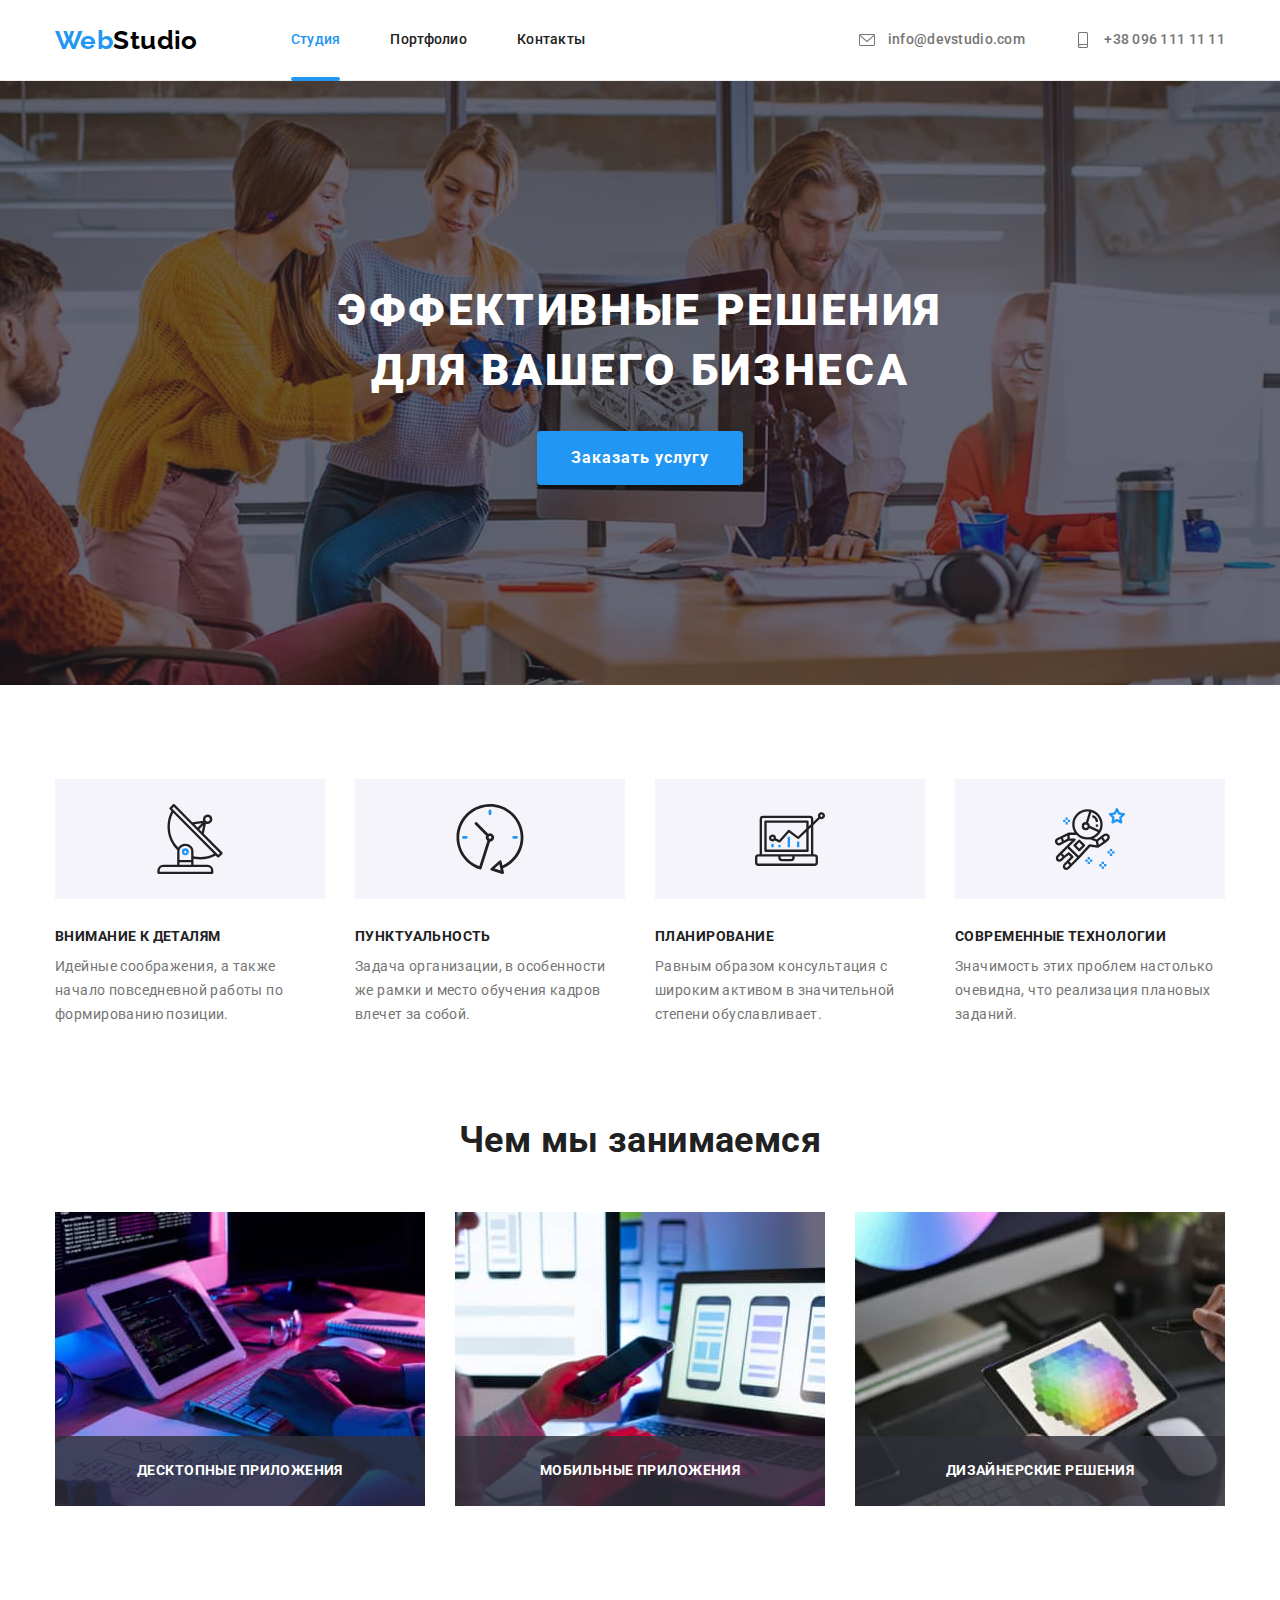
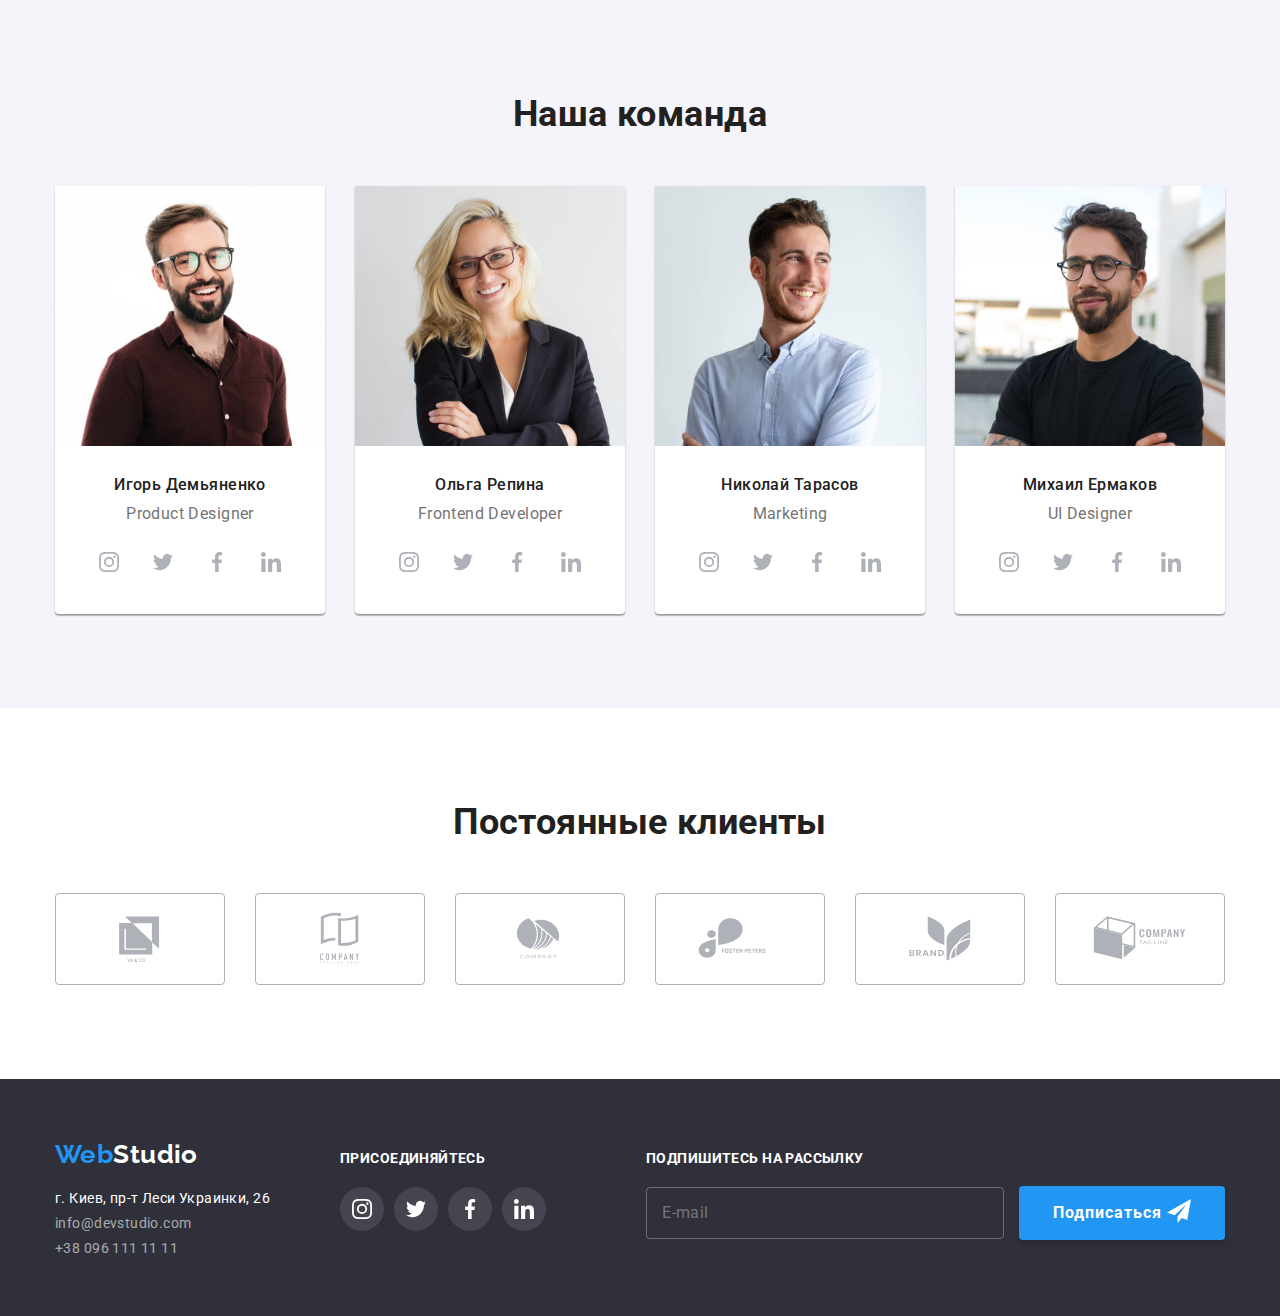
<file: index.html>
<!DOCTYPE html>
<html lang="ru">
<head>
    <meta charset="UTF-8">
    <meta http-equiv="X-UA-Compatible" content="IE=edge">
    <meta name="viewport" content="width=device-width, initial-scale=1.0">
    <title>Home work 7</title>
    <link rel="preconnect" href="https://fonts.googleapis.com">
    <link rel="preconnect" href="https://fonts.gstatic.com" crossorigin>
    <link href="https://fonts.googleapis.com/css2?family=Raleway:wght@700&family=Roboto:wght@400;500;700;900&display=swap"
        rel="stylesheet">
    <!-- <link rel="stylesheet" href="https://cdnjs.cloudflare.com/ajax/libs/modern-normalize/1.1.0/modern-normalize.min.css">    
    <link rel="stylesheet" href="./css/styles.css"> -->
    <link rel="stylesheet" href="https://cdnjs.cloudflare.com/ajax/libs/modern-normalize/1.1.0/modern-normalize.min.css">
    <link rel="stylesheet" href="./css/main.min.css">
</head>
<body>
    <!-- Шапка страницы -->
    <header>
        <div class="conteiner conteiner__flex">
            <nav class="conteiner__flex">
                <!--Лого-->
                <a href="/"><span class="logo logo--blue">Web</span><span class="logo logo--black">Studio</span></a>
            
                <!--Навигацыя на странице-->
                <ul class="site-nav">
                    <li class="site-nav__item"><a href="./index.html" class="site-nav__link site-nav__link--current">Студия</a></li>
                    <li class="site-nav__item"><a href="./portfolio.html" class="site-nav__link">Портфолио</a></li>
                    <li class="site-nav__item"><a href="" class="site-nav__link">Контакты</a></li>
                </ul>
            </nav>
            
            <!--Телефон, имейл-->
            <ul class="contacts contacts__head">
                <li class="contacts__item">
                    <a href="mailto:info@devstudio.com" class="contacts__link">
                        <svg class="contacts__icon" width="16px" height="16px">
                            <use href="./images/icons.svg#icon-envelope">
                            </use>
                        </svg>
                        info@devstudio.com</a>
                </li>
                <li class="contacts__item">
                    <a href="tel:+380961111111" class="contacts__link">
                        <svg class="contacts__icon" width="16px" height="16px">
                            <use href="./images/icons.svg#icon-smartphone"></use>
                        </svg>
                        +38 096 111 11 11</a>
                </li>
            </ul>
        </div>   
    </header>

    <main>
        <!-- HERO -->
        <section class="hero">
            <div class="conteiner">
                <h1 class="hero__title">Эффективные решения для вашего бизнеса</h1>
                <button type="button" class="button button__hero" data-modal-open>Заказать услугу</button>
            </div>
        </section>
        
        <!-- MODAL WINDOW -->
        <div class="backdrop is-hidden" data-modal>
            <div class="modal-window">

                <form>
                    <strong class="modal-form__title">Оставьте свои данные, мы вам перезвоним</strong>

                    <div class="modal-form__field">
                        <label class="modal-form__label">Имя
                            <input type="text" name="name" class="modal-form__input">
                            <svg class="input-icon">
                                <use href="./images/icons.svg#icon-person"></use>
                            </svg>
                        </label>
                    </div>

                    <div class="modal-form__field">
                        <label class="modal-form__label">Телефон
                            <input type="tel" name="tel" class="modal-form__input">
                            <svg class="input-icon">
                                <use href="./images/icons.svg#icon-phone"></use>
                            </svg>
                        </label>
                    </div>

                    <div class="modal-form__field">
                        <label class="modal-form__label">Почта
                            <input type="email" name="mail" class="modal-form__input">
                            <svg class="input-icon">
                                <use href="./images/icons.svg#icon-email"></use>
                            </svg>
                        </label>
                    </div>

                    <div class="modal-form__field">
                        <label class="modal-form__label">Комментарий
                        <textarea name="coment" class="modal-form__input modal-form__textarea" placeholder="Введите текст"></textarea>
                        </label>
                    </div>

                    <div class="modal-form__policy">
                        <label class="modal-form__check" for="checkbox">
                            <input type="checkbox" class="check__checkbox" id="checkbox">
                            <span class="check__article"></span>
                            Соглашаюсь с рассылкой и принимаю 
                            <a href="" class="check__link">Условия договора</a>
                        </label>
                    </div>
                    
                    <button type="submit" class="button">Отправить</button>
                </form>
                
                <button type="button" data-modal-close class="close-btn">
                    <svg class="icon-close-btn" width="18px" height="18px">
                        <use href="./images/icons.svg#icon-close"></use>
                    </svg>
                </button>
            </div>
        </div>

        <!-- Особенности -->
        <section class="section">
            <div class="conteiner">
                <h2 class="visually-hidden">Особенности</h2>
                <ul class="features features__list">
                     <li class="features__item">
                        <div class="features__icon">
                            <!-- icon-features -->
                            <svg class="features__icon--use">
                                <use href="./images/icons.svg#icon-antenna"></use>
                            </svg>
                        </div>
                        <h3 class="features__title">Внимание к деталям</h3>
                        <p class="features__article">Идейные соображения, а также начало повседневной работы по формированию позиции.</p>
                    </li>
                    <li class="features__item">
                        <div class="features__icon">
                            <svg class="features__icon--use">
                                <use href="./images/icons.svg#icon-clock"></use>
                            </svg>
                        </div>
                        <h3 class="features__title">Пунктуальность</h3>
                        <p class="features__article">Задача организации, в особенности же рамки и место обучения кадров влечет за собой.</p>
                    </li>
                    <li class="features__item">
                        <div class="features__icon">
                            <svg class="features__icon--use">
                                <use href="./images/icons.svg#icon-diagram"></use>
                            </svg>
                        </div>
                        <h3 class="features__title">Планирование</h3>
                        <p class="features__article">Равным образом консультация с широким активом в значительной степени обуславливает.</p>
                    </li>
                    <li class="features__item">
                        <div class="features__icon">
                            <svg class="features__icon--use">
                                <use href="./images/icons.svg#icon-astronaut"></use>
                            </svg>
                        </div>
                        <h3 class="features__title">Современные технологии</h3>
                        <p class="features__article">Значимость этих проблем настолько очевидна, что реализация плановых заданий.</p>
                    </li>
                </ul>
            </div>
        </section>
         
        <!--Чем мы занимаемся-->
        <section class="section employments">
            <div class="conteiner">
                <h2 class="employments__title">Чем мы занимаемся</h2>
                <ul class="employments__list">
                    <li class="employments__item">
                        <div class="employments__thumb">
                            <img src="./images/человек-пишет-код.jpg" alt="человек пишет код" width="370">
                            <p class="employments__article">Десктопные приложения</p>
                        </div>
                    </li>
                    <li class="employments__item">
                        <div class="employments__thumb">
                            <img src="./images/дизайн-сайта-в-телефоне.jpg" alt="дизайн сайта в телефоне" width="370">
                            <p class="employments__article">Мобильные приложения</p>
                        </div>
                    </li>
                    <li class="employments__item">
                        <div class="employments__thumb">
                            <img src="./images/подбор-оттенка-на-планшете.jpg" alt="подбор оттенка на планшете" width="370">
                            <p class="employments__article">Дизайнерские решения</p>
                        </div>
                    </li>
                </ul>
            </div>
        </section>

        <!--Наша команда-->
        <section class="section team">
            <div class="conteiner">
                <h2 class="team__title">Наша команда</h2>
                <ul class="team__list">
                    <!-- Игорь Демьяненко -->
                    <li class="team__item">
                        <img src="./images/игорь-демьяненко.jpg" class="team__img" alt="Игорь Демьяненко" width="270">
                        <h3 class="team__title--employee">Игорь Демьяненко</h3>
                        <p class="team__article">Product Designer</p>
                        <ul class="networks__list networks__list--team">
                            <li class="networks__item">
                                <a href="" class="networks__link networks__link--team">
                                    <svg class="networks__icon">
                                        <use href="./images/icons.svg#icon-instagram"></use>
                                    </svg>
                                </a>
                            </li>
                            <li class="networks__item">
                                <a href="" class="networks__link networks__link--team">
                                    <svg class="networks__icon">
                                        <use href="./images/icons.svg#icon-twitter"></use>
                                    </svg>
                                </a>
                            </li>
                            <li class="networks__item">
                                <a href="" class="networks__link networks__link--team">
                                    <svg class="networks__icon">
                                        <use href="./images/icons.svg#icon-facebook"></use>
                                    </svg>
                                </a>
                            </li>
                            <li class="networks__item">
                                <a href="" class="networks__link networks__link--team">
                                    <svg class="networks__icon">
                                        <use href="./images/icons.svg#icon-linkedin"></use>
                                    </svg>
                                </a>
                            </li>
                        </ul>
                    </li>
                
                    <!-- Ольга Репина -->
                    <li class="team__item">
                        <img src="./images/ольга-репина.jpg" class="team__img" alt="Ольга Репина" width="270">
                        <h3 class="team__title--employee">Ольга Репина</h3>
                        <p class="team__article">Frontend Developer</p>
                        <ul class="networks__list networks__list--team">
                        <li class="networks__item">
                            <a href="" class="networks__link networks__link--team">
                                <svg class="networks__icon">
                                    <use href="./images/icons.svg#icon-instagram"></use>
                                </svg>
                            </a>
                        </li>
                        <li class="networks__item">
                            <a href="" class="networks__link networks__link--team">
                                <svg class="networks__icon">
                                    <use href="./images/icons.svg#icon-twitter"></use>
                                </svg>
                            </a>
                        </li>
                        <li class="networks__item">
                            <a href="" class="networks__link networks__link--team">
                                <svg class="networks__icon">
                                    <use href="./images/icons.svg#icon-facebook"></use>
                                </svg>
                            </a>
                        </li>
                        <li class="networks__item">
                            <a href="" class="networks__link networks__link--team">
                                <svg class="networks__icon">
                                    <use href="./images/icons.svg#icon-linkedin"></use>
                                </svg>
                            </a>
                        </li>
                        </ul>
                    </li>
                
                    <!-- Николай Тарасов -->
                    <li class="team__item">
                        <img src="./images/николай-тарасов.jpg" class="team__img" alt="Николай Тарасов" width="270">
                        <h3 class="team__title--employee">Николай Тарасов</h3>
                        <p class="team__article">Marketing</p>
                        <ul class="networks__list networks__list--team">
                            <li class="networks__item">
                                <a href="" class="networks__link networks__link--team">
                                    <svg class="networks__icon">
                                        <use href="./images/icons.svg#icon-instagram"></use>
                                    </svg>
                                </a>
                            </li>
                            <li class="networks__item">
                                <a href="" class="networks__link networks__link--team">
                                    <svg class="networks__icon">
                                        <use href="./images/icons.svg#icon-twitter"></use>
                                    </svg>
                                </a>
                            </li>
                            <li class="networks__item">
                                <a href="" class="networks__link networks__link--team">
                                    <svg class="networks__icon">
                                        <use href="./images/icons.svg#icon-facebook"></use>
                                    </svg>
                                </a>
                            </li>
                            <li class="networks__item">
                                <a href="" class="networks__link networks__link--team">
                                    <svg class="networks__icon">
                                        <use href="./images/icons.svg#icon-linkedin"></use>
                                    </svg>
                                </a>
                            </li>
                        </ul>
                    </li>
                
                    <!-- Михаил Ермаков -->
                    <li class="team__item">
                        <img src="./images/михаил-ермаков.jpg" class="team__img" alt="Михаил Ермаков" width="270">
                        <h3 class="team__title--employee">Михаил Ермаков</h3>
                        <p class="team__article">UI Designer</p>
                        <ul class="networks__list networks__list--team">
                            <li class="networks__item">
                                <a href="" class="networks__link networks__link--team">
                                    <svg class="networks__icon">
                                        <use href="./images/icons.svg#icon-instagram"></use>
                                    </svg>
                                </a>
                            </li>
                            <li class="networks__item">
                                <a href="" class="networks__link networks__link--team">
                                    <svg class="networks__icon">
                                        <use href="./images/icons.svg#icon-twitter"></use>
                                    </svg>
                                </a>
                            </li>
                            <li class="networks__item">
                                <a href="" class="networks__link networks__link--team">
                                    <svg class="networks__icon">
                                        <use href="./images/icons.svg#icon-facebook"></use>
                                    </svg>
                                </a>
                            </li>
                            <li class="networks__item">
                                <a href="" class="networks__link networks__link--team">
                                    <svg class="networks__icon">
                                        <use href="./images/icons.svg#icon-linkedin"></use>
                                    </svg>
                                </a>
                            </li>
                        </ul>
                    </li>
                </ul>
            </div>
        </section>

        <!-- Постоянные клиенты -->
        <section class="section clients">
            <div class="conteiner">
                <h2 class="clients__title">Постоянные клиенты</h2>
                <ul class="clients__list">
                    <li class="clients__item">
                        <a class="clients__link">
                            <svg class="clients__icon" width="170" height="92">
                                <use href="./images/icons.svg#icon-company-1"></use>
                            </svg>
                        </a>
                    </li>
                    <li class="clients__item">
                        <a class="clients__link">
                            <svg class="clients__icon" width="170" height="92">
                                <use href="./images/icons.svg#icon-company-2"></use>
                            </svg>
                        </a>
                    </li>
                    <li class="clients__item">
                        <a class="clients__link">
                            <svg class="clients__icon" width="170" height="92">
                                <use href="./images/icons.svg#icon-company-3"></use>
                            </svg>
                        </a>
                    </li>
                    <li class="clients__item">
                        <a class="clients__link">
                            <svg class="clients__icon" width="170" height="92">
                                <use href="./images/icons.svg#icon-company-4"></use>
                            </svg>
                        </a>
                    </li>
                    <li class="clients__item">
                        <a class="clients__link">
                            <svg class="clients__icon" width="170" height="92">
                                <use href="./images/icons.svg#icon-company-5"></use>
                            </svg>
                        </a>
                    </li>
                    <li class="clients__item">
                        <a class="clients__link">
                            <svg class="clients__icon" width="170" height="92">
                                <use href="./images/icons.svg#icon-company-6"></use>
                            </svg>
                        </a>
                    </li>
                </ul>
            </div>
        </section>
    </main>

    <footer>
        <div class="conteiner footer">

            <!-- LOGO, ADDRES, CONTACTS -->
            <div>
                <!--Лого-->
                <a href="/" class="logo--footer"><span class="logo logo--blue">Web</span><span
                        class="logo logo--white">Studio</span></a>
                
                <!-- адресс -->
                <address>
                    <!--адресс, телефон, имейл-->
                    <ul class="contacts-list">
                        <li class="contacts-list__item"><a
                                href="https://www.google.com/maps/place/%D0%B1%D1%83%D0%BB.+%D0%9B%D0%B5%D1%81%D0%B8+%D0%A3%D0%BA%D1%80%D0%B0%D0%B8%D0%BD%D0%BA%D0%B8,+26,+%D0%9A%D0%B8%D0%B5%D0%B2,+02000/@50.4265807,30.5383858,17z/data=!3m1!4b1!4m5!3m4!1s0x40d4cf0e033ecbe9:0x57a4dffefec77da0!8m2!3d50.4265807!4d30.5383858"
                                class="contacts-list__item--adress">г. Киев, пр-т Леси Украинки, 26</a></li>
                        <li class="contacts-list__item"><a href="mailto:info@devstudio.com" class="contacts-list__item--contacts">info@devstudio.com</a></li>
                        <li class="contacts-list__item"><a href="tel:+380961111111" class="contacts-list__item--contacts">+38 096 111 11 11</a></li>
                    </ul>
                </address>
            </div>

            <!-- NETWORKS -->
            <div class="footer-networks">
                <p class="footer-networks__article">присоединяйтесь</p>
                <ul class="networks__list networks__list--footer">
                    <li class="networks__item networks__item--footer">
                        <a href="" class="networks__link networks__link--footer">
                            <svg class="networks__icon networks__icon--footer">
                                <use href="./images/icons.svg#icon-instagram"></use>
                            </svg>
                        </a>
                    </li>
                    <li class="networks__item networks__item--footer">
                        <a href="" class="networks__link networks__link--footer">
                            <svg class="networks__icon networks__icon--footer">
                                <use href="./images/icons.svg#icon-twitter"></use>
                            </svg>
                        </a>
                    </li>
                    <li class="networks__item networks__item--footer">
                        <a href="" class="networks__link networks__link--footer">
                            <svg class="networks__icon networks__icon--footer">
                                <use href="./images/icons.svg#icon-facebook"></use>
                            </svg>
                        </a>
                    </li>
                    <li class="networks__item networks__item--footer">
                        <a href="" class="networks__link networks__link--footer">
                            <svg class="networks__icon networks__icon--footer">
                                <use href="./images/icons.svg#icon-linkedin"></use>
                            </svg>
                        </a>
                    </li>
                </ul>
            </div>

            <!-- FORM -->
            <div class="subscribe">
                <form>
                    <p class="subscribe__article">Подпишитесь на рассылку</p>
                    <input class="subscribe__input" type="email" name="email" placeholder="E-mail">
                    <button type="submit" class="button">Подписаться 
                        <svg class="button__icon">
                            <use href="./images/icons.svg#icon-send-plane"></use>
                        </svg>
                    </button>
                </form>
            </div>
        </div>
    </footer>
    <script src="./JS/modal.js"></script>
</body>
</html>
</file>
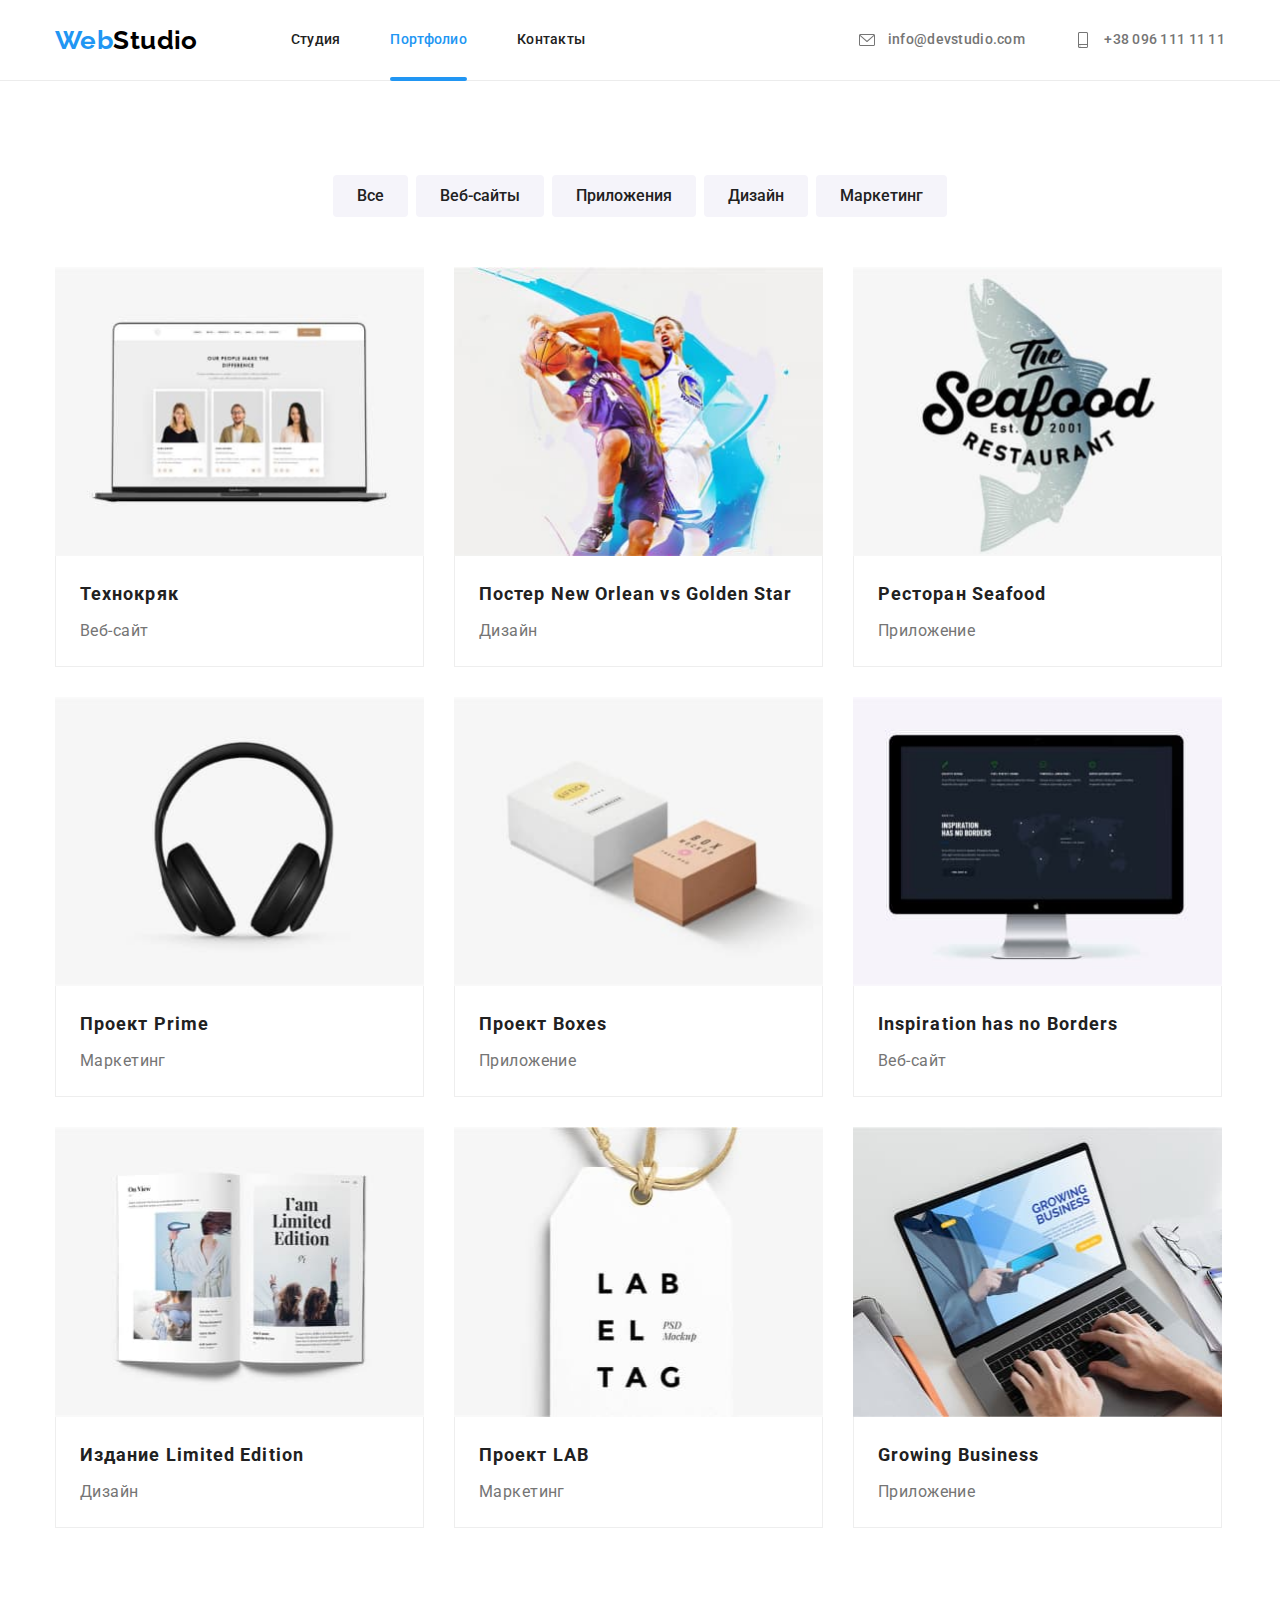
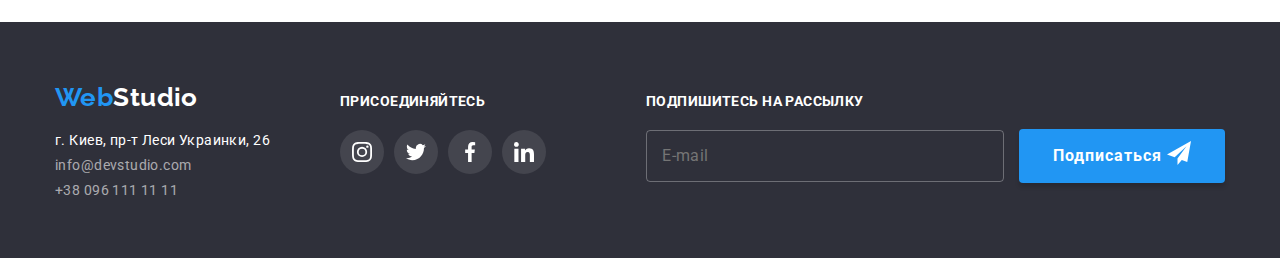
<file: portfolio.html>
<!DOCTYPE html>
<html lang="ru">
<head>
    <meta charset="UTF-8">
    <meta http-equiv="X-UA-Compatible" content="IE=edge">
    <meta name="viewport" content="width=device-width, initial-scale=1.0">
    <title>Home work 7</title>
    <link rel="preconnect" href="https://fonts.googleapis.com">
    <link rel="preconnect" href="https://fonts.gstatic.com" crossorigin>
    <link href="https://fonts.googleapis.com/css2?family=Raleway:wght@700&family=Roboto:wght@400;500;700;900&display=swap"
        rel="stylesheet">
    <!-- <link rel="stylesheet" href="https://cdnjs.cloudflare.com/ajax/libs/modern-normalize/1.1.0/modern-normalize.min.css">    
        <link rel="stylesheet" href="./css/styles.css"> -->
    <link rel="stylesheet" href="https://cdnjs.cloudflare.com/ajax/libs/modern-normalize/1.1.0/modern-normalize.min.css">
    <link rel="stylesheet" href="./css/main.min.css">
</head>
<body>
    <!-- Шапка страницы -->
<header>
    <div class="conteiner conteiner__flex">
        <nav class="conteiner__flex">
            <!--Лого-->
            <a href="/"><span class="logo logo--blue">Web</span><span class="logo logo--black">Studio</span></a>

            <!--Навигацыя на странице-->
            <ul class="site-nav">
                <li class="site-nav__item"><a href="./index.html"
                        class="site-nav__link">Студия</a></li>
                <li class="site-nav__item"><a href="./portfolio.html" class="site-nav__link site-nav__link--current">Портфолио</a></li>
                <li class="site-nav__item"><a href="" class="site-nav__link">Контакты</a></li>
            </ul>
        </nav>

        <!--Телефон, имейл-->
        <ul class="contacts contacts__head">
            <li class="contacts__item">
                <a href="mailto:info@devstudio.com" class="contacts__link">
                    <svg class="contacts__icon" width="16px" height="16px">
                        <use href="./images/icons.svg#icon-envelope">
                        </use>
                    </svg>
                    info@devstudio.com</a>
            </li>
            <li class="contacts__item">
                <a href="tel:+380961111111" class="contacts__link">
                    <svg class="contacts__icon" width="16px" height="16px">
                        <use href="./images/icons.svg#icon-smartphone"></use>
                    </svg>
                    +38 096 111 11 11</a>
            </li>
        </ul>
    </div>
</header>

    <main>
        
        <!-- навигацыя -->
        <section class="section">
           
            <div class="conteiner">

                <!-- BUTTON LIST -->
                <h1 class="visually-hidden">Контент портфолио</h1>
                <ul class="filters-btn__list">
                    <li class="filters-btn__item"><button type="button" class="button-filter">Все</button></li>
                    <li class="filters-btn__item"><button type="button" class="button-filter">Веб-сайты</button></li>
                    <li class="filters-btn__item"><button type="button" class="button-filter">Приложения</button></li>
                    <li class="filters-btn__item"><button type="button" class="button-filter">Дизайн</button></li>
                    <li class="filters-btn__item"><button type="button" class="button-filter">Маркетинг</button></li>
                </ul>
            
                <ul class="card-set__list">
                    <!-- Технокряк -->
                    <li class="card-set__item">
                        <a href="" class="card-set__link">
                            <div class="card-set__overlay">
                                <img src="./images/Технокряк.jpg" alt="" width="370">
                                <p class="overlay__article">Ресурс предлагает комплексные предложения с разным уровнем функционала и сервисов. Все это позволит посетителю
                                    получить исчерпывающие сведения о компании или частном лице.</p>
                            </div>
                            <div class="card-set__content">
                                <h2 class="card-set__title">Технокряк</h2>
                                <p class="card-set__article">Веб-сайт</p>
                            </div>
                        </a>
                    </li>
                
                    <!-- Постер New Orlean vs Golden Star -->
                    <li class="card-set__item">
                        <a href="" class="card-set__link">
                            <div class="card-set__overlay">
                                <img src="./images/Постер-New-Orlean-vs-Golden-Star.jpg" alt="" width="370">
                                <p class="overlay__article">Ресурс предлагает комплексные предложения с разным уровнем функционала и сервисов. Все это позволит посетителю получить
                                исчерпывающие сведения о компании или частном лице.</p>
                            </div>
                            <div class="card-set__content">
                                <h2 class="card-set__title">Постер New Orlean vs Golden Star</h2>
                                <p class="card-set__article">Дизайн</p>
                            </div>
                        </a>
                    </li>
                
                    <!-- Ресторан Seafood -->
                    <li class="card-set__item">
                        <a href="" class="card-set__link">
                            <div class="card-set__overlay">
                                <img src="./images/Ресторан-Seafood.jpg" alt="" width="370">
                                <p class="overlay__article">Ресурс предлагает комплексные предложения с разным уровнем функционала и сервисов. Все это
                                    позволит посетителю получить
                                    исчерпывающие сведения о компании или частном лице.</p>
                            </div>
                            <div class="card-set__content">
                                <h2 class="card-set__title">Ресторан Seafood</h2>
                                <p class="card-set__article">Приложение</p>
                            </div>
                        </a>
                    </li>
                
                    <!-- Проект Prime -->
                    <li class="card-set__item">
                        <a href="" class="card-set__link">
                            <div class="card-set__overlay">
                                <img src="./images/Проект-Prime.jpg" alt="" width="370">
                                <p class="overlay__article">Ресурс предлагает комплексные предложения с разным уровнем функционала и сервисов. Все это
                                    позволит посетителю получить
                                    исчерпывающие сведения о компании или частном лице.</p>
                            </div>
                            <div class="card-set__content">
                                <h2 class="card-set__title">Проект Prime</h2>
                                <p class="card-set__article">Маркетинг</p>
                            </div>
                        </a>
                    </li>
                
                    <!-- Проект Boxes -->
                    <li class="card-set__item">
                        <a href="" class="card-set__link">
                            <div class="card-set__overlay">
                                <img src="./images/Проект-Boxes.jpg" alt="" width="370">
                                <p class="overlay__article">Ресурс предлагает комплексные предложения с разным уровнем функционала и сервисов. Все это
                                    позволит посетителю получить
                                    исчерпывающие сведения о компании или частном лице.</p>
                            </div>
                            <div class="card-set__content">
                                <h2 class="card-set__title">Проект Boxes</h2>
                                <p class="card-set__article">Приложение</p>
                            </div>
                        </a>
                    </li>
                
                    <!-- Inspiration has no Borders -->
                    <li class="card-set__item">
                        <a href="" class="card-set__link">
                            <div class="card-set__overlay">
                                <img src="./images/Inspiration-has-no-Borders.jpg" alt="" width="370">
                                <p class="overlay__article">Ресурс предлагает комплексные предложения с разным уровнем функционала и сервисов. Все это
                                    позволит посетителю получить
                                    исчерпывающие сведения о компании или частном лице.</p>
                            </div>
                            <div class="card-set__content">
                                <h2 class="card-set__title">Inspiration has no Borders</h2>
                                <p class="card-set__article">Веб-сайт</p>
                            </div>
                        </a>
                    </li>
                
                    <!-- Издание Limited Edition -->
                    <li class="card-set__item">
                        <a href="" class="card-set__link">
                            <div class="card-set__overlay">
                                <img src="./images/Издание-Limited-Edition.jpg" alt="" width="370">
                                <p class="overlay__article">Ресурс предлагает комплексные предложения с разным уровнем функционала и сервисов. Все это
                                    позволит посетителю получить исчерпывающие сведения о компании или частном лице.</p>
                            </div>
                            <div class="card-set__content">
                                <h2 class="card-set__title">Издание Limited Edition</h2>
                                <p class="card-set__article">Дизайн</p>
                            </div>
                        </a>
                    </li>
                
                    <!-- Проект LAB -->
                    <li class="card-set__item">
                        <a href="" class="card-set__link">
                            <div class="card-set__overlay">
                                <img src="./images/Проект-LAB.jpg" alt="" width="370">
                                <p class="overlay__article">Ресурс предлагает комплексные предложения с разным уровнем функционала и сервисов. Все это
                                    позволит посетителю получить исчерпывающие сведения о компании или частном лице.</p>
                            </div>
                            <div class="card-set__content">
                                <h2 class="card-set__title">Проект LAB</h2>
                                <p class="card-set__article">Маркетинг</p>
                            </div>
                        </a>
                    </li>
                
                    <!-- Growing Business -->
                    <li class="card-set__item">
                        <a href="" class="card-set__link">
                            <div class="card-set__overlay">
                                <img src="./images/Growing-Business.jpg" alt="" width="370">
                                <p class="overlay__article">Ресурс предлагает комплексные предложения с разным уровнем функционала и сервисов. Все это
                                    позволит посетителю получить исчерпывающие сведения о компании или частном лице.</p>
                            </div>
                            <div class="card-set__content">
                                <h2 class="card-set__title">Growing Business</h2>
                                <p class="card-set__article">Приложение</p>
                            </div>
                        </a>
                    </li>
                </ul>
            </div>
        </section>
    </main>
    
    <!-- Футер -->
        <footer>
            <div class="conteiner footer">
        
                <!-- LOGO, ADDRES, CONTACTS -->
                <div>
                    <!--Лого-->
                    <a href="/" class="logo--footer"><span class="logo logo--blue">Web</span><span
                            class="logo logo--white">Studio</span></a>
        
                    <!-- адресс -->
                    <address>
                        <!--адресс, телефон, имейл-->
                        <ul class="contacts-list">
                            <li class="contacts-list__item"><a
                                    href="https://www.google.com/maps/place/%D0%B1%D1%83%D0%BB.+%D0%9B%D0%B5%D1%81%D0%B8+%D0%A3%D0%BA%D1%80%D0%B0%D0%B8%D0%BD%D0%BA%D0%B8,+26,+%D0%9A%D0%B8%D0%B5%D0%B2,+02000/@50.4265807,30.5383858,17z/data=!3m1!4b1!4m5!3m4!1s0x40d4cf0e033ecbe9:0x57a4dffefec77da0!8m2!3d50.4265807!4d30.5383858"
                                    class="contacts-list__item--adress">г. Киев, пр-т Леси Украинки, 26</a></li>
                            <li class="contacts-list__item"><a href="mailto:info@devstudio.com"
                                    class="contacts-list__item--contacts">info@devstudio.com</a></li>
                            <li class="contacts-list__item"><a href="tel:+380961111111"
                                    class="contacts-list__item--contacts">+38 096 111 11 11</a></li>
                        </ul>
                    </address>
                </div>
        
                <!-- NETWORKS -->
                <div class="footer-networks">
                    <p class="footer-networks__article">присоединяйтесь</p>
                    <ul class="networks__list networks__list--footer">
                        <li class="networks__item networks__item--footer">
                            <a href="" class="networks__link networks__link--footer">
                                <svg class="networks__icon networks__icon--footer">
                                    <use href="./images/icons.svg#icon-instagram"></use>
                                </svg>
                            </a>
                        </li>
                        <li class="networks__item networks__item--footer">
                            <a href="" class="networks__link networks__link--footer">
                                <svg class="networks__icon networks__icon--footer">
                                    <use href="./images/icons.svg#icon-twitter"></use>
                                </svg>
                            </a>
                        </li>
                        <li class="networks__item networks__item--footer">
                            <a href="" class="networks__link networks__link--footer">
                                <svg class="networks__icon networks__icon--footer">
                                    <use href="./images/icons.svg#icon-facebook"></use>
                                </svg>
                            </a>
                        </li>
                        <li class="networks__item networks__item--footer">
                            <a href="" class="networks__link networks__link--footer">
                                <svg class="networks__icon networks__icon--footer">
                                    <use href="./images/icons.svg#icon-linkedin"></use>
                                </svg>
                            </a>
                        </li>
                    </ul>
                </div>
        
                <!-- FORM -->
                <div class="subscribe">
                    <form>
                        <p class="subscribe__article">Подпишитесь на рассылку</p>
                        <input class="subscribe__input" type="email" name="email" placeholder="E-mail">
                        <button type="submit" class="button">Подписаться
                            <svg class="button__icon">
                                <use href="./images/icons.svg#icon-send-plane"></use>
                            </svg>
                        </button>
                    </form>
                </div>
            </div>
        </footer>
</body>
</html>
</file>
<file: css/main.min.css>
.contacts__head,.site-nav,.conteiner__flex{display:flex;align-items:center}.clients__title,.team__title--employee,.team__title,.employments__title,.features__title{color:#212121}.clients__title,.team__title,.employments__title{font-weight:700;font-size:36px;line-height:1.16;text-align:center}.conteiner{width:1200px;padding-left:15px;padding-right:15px;margin-left:auto;margin-right:auto}.section{padding-top:94px;padding-bottom:94px}li{list-style:none}a{text-decoration:none}html{box-sizing:border-box}*,*::before,*::after{box-sizing:inherit}body{background-color:#fff;color:#757575}img{display:block;max-width:100%;height:auto}h1,h2,h3,ul,p{margin:0;padding:0}.visually-hidden{position:absolute;width:1px;height:1px;margin:-1px;border:0;padding:0;white-space:nowrap;-webkit-clip-path:inset(100%);clip-path:inset(100%);clip:rect(0 0 0 0);overflow:hidden}body{font-family:Roboto,sans-serif;font-size:14px;letter-spacing:.03em}.logo{font-family:Raleway,sans-serif;font-weight:700;font-size:26px;line-height:1.17em}.site-nav,.contacts__head{font-weight:500;line-height:1.14;letter-spacing:.02em}.hero__title{font-weight:900;line-height:1.36;text-align:center;letter-spacing:.06em;text-transform:uppercase;font-size:44px}.button{font-family:inherit;font-weight:700;font-size:16px;line-height:1.88;letter-spacing:.06em}.features__title{font-size:14px;font-weight:700;line-height:1.14;text-transform:uppercase}.features__article{line-height:1.71}.employments__article{font-family:"Roboto";font-weight:700;line-height:1.14;letter-spacing:.03em;text-transform:uppercase}.team__title--employee{font-weight:500;font-size:16px;line-height:1.18;text-align:center}.team__article{font-size:16px;line-height:1.18}.footer-networks__article,.subscribe__article{font-weight:700;font-size:14px;line-height:1.14;letter-spacing:.03em;text-transform:uppercase;color:#fff}.button-filter{font-family:inherit;font-weight:500;font-size:16px;line-height:1.62;text-align:center}.card-set__title{color:#212121;font-weight:700;font-size:18px;line-height:2;letter-spacing:.06em}.card-set__article{color:#757575;font-size:16px;line-height:1.88}.overlay__article{color:#fff;font-size:18px;line-height:1.56;letter-spacing:.03em}.modal-form__title{color:#212121;font-weight:700;font-size:20px;line-height:1.15;text-align:center;letter-spacing:.03em}.modal-form__textarea::-moz-placeholder{color:rgba(117,117,117,.5);font-size:14px;line-height:1.17;letter-spacing:.01em}.modal-form__textarea:-ms-input-placeholder{color:rgba(117,117,117,.5);font-size:14px;line-height:1.17;letter-spacing:.01em}.modal-form__textarea::placeholder{color:rgba(117,117,117,.5);font-size:14px;line-height:1.17;letter-spacing:.01em}.button{display:inline-block;padding:10px 32px;box-shadow:0px 4px 4px rgba(0,0,0,.15);border-color:rgba(0,0,0,0);border-radius:4px;color:#fff;background-color:#2196f3;cursor:pointer;text-align:center;transition:background-color 250ms cubic-bezier(0.4, 0, 0.2, 1)}.button:hover,.button:focus{background-color:#188ce8}.button__icon{display:inline-block;vertical-align:sub;width:24px;height:24px;fill:#fff}.button-filter{padding:6px 22px;border-color:rgba(0,0,0,0);border-radius:4px;background-color:#f5f4fa;color:#212121;cursor:pointer;transition:color 250ms cubic-bezier(0.4, 0, 0.2, 1),background-color 250ms cubic-bezier(0.4, 0, 0.2, 1),box-shadow 250ms cubic-bezier(0.4, 0, 0.2, 1)}.button-filter:hover,.button-filter:focus{background-color:#2196f3;color:#fff;box-shadow:0px 3px 1px rgba(0,0,0,.1),0px 1px 2px rgba(0,0,0,.08),0px 2px 2px rgba(0,0,0,.12);border-radius:4px}.networks__list{display:flex;justify-content:space-between}.networks__list--team{margin-left:32px;margin-right:32px;margin-bottom:30px}.networks__list--footer{margin-top:20px}.networks__item{width:44px;height:44px}.networks__item--footer:not(:last-child){margin-right:10px}.networks__link{display:inline-block;width:44px;height:44px;border-radius:50%;transition:background-color 250ms cubic-bezier(0.4, 0, 0.2, 1)}.networks__link--team:hover,.networks__link--team:focus{background-color:#2196f3}.networks__link--footer{background-color:rgba(255,255,255,.1)}.networks__link--footer:hover,.networks__link--footer:focus{background-color:#2196f3}.networks__icon{fill:#afb1b8;width:44px;height:44px;padding:12px;transition:fill 250ms cubic-bezier(0.4, 0, 0.2, 1)}.networks__icon:hover,.networks__icon:focus{fill:#fff}.networks__icon--footer{fill:#fff}.logo--blue{color:#2196f3}.logo--black{color:#000}.logo--white{color:#fff}.logo--footer{display:inline-block;margin-bottom:20px}.close-btn{position:absolute;top:8px;right:8px;padding:8px;display:flex;justify-content:center;align-items:center;cursor:pointer;background-color:#fff;border-radius:50%;border:1px solid rgba(0,0,0,.1)}.icon-close-btn{transition:fill 250ms cubic-bezier(0.4, 0, 0.2, 1)}.close-btn:hover .icon-close-btn{fill:#2196f3}.modal-form__title{display:inline-block;margin-bottom:12px}.modal-form__field{display:flex;flex-direction:column;font-size:12px;line-height:1.17;letter-spacing:.01em}.modal-form__label{position:relative;text-align:start}.modal-form__label:hover .modal-form__input,.modal-form__label:focus .modal-form__input{border-color:#2196f3}.modal-form__label:hover .input-icon,.modal-form__label:focus .input-icon{fill:#2196f3}.modal-form__label:focus-within .input-icon{fill:#2196f3}.modal-form__label:focus-within .modal-form__input{border-color:#2196f3}.modal-form__input{display:block;width:100%;height:40px;padding-left:42px;margin-top:4px;margin-bottom:10px;border:1px solid rgba(33,33,33,.2);border-radius:4px;outline:none;transition:border-color 250ms cubic-bezier(0.4, 0, 0.2, 1)}.input-icon{position:absolute;top:28px;left:12px;width:18px;height:18px;fill:#212121;transition:fill 250ms cubic-bezier(0.4, 0, 0.2, 1)}.modal-form__textarea{height:122px;padding:12px 16px;resize:none;margin-bottom:0}.modal-form__policy{margin-bottom:30px;margin-top:20px}.check__link{-webkit-text-decoration-line:underline;text-decoration-line:underline;color:#2196f3}.check__checkbox{position:absolute;width:1px;height:1px;margin:-1px;border:0;padding:0;white-space:nowrap;-webkit-clip-path:inset(100%);clip-path:inset(100%);clip:rect(0 0 0 0);overflow:hidden}.check__article{display:inline-block;width:16px;height:15px;vertical-align:top;border:2px solid #212121;border-radius:2px;transition:background-color 250ms cubic-bezier(0.4, 0, 0.2, 1),border-color 250ms cubic-bezier(0.4, 0, 0.2, 1)}.check__article:hover,.check__article:focus{border-color:#2196f3}.check__checkbox:checked+.check__article{background-color:#2196f3;width:16px;height:15px;background-image:url(../images/icon-check.svg);background-size:contain;background-origin:border-box;border-color:#2196f3}.subscribe__input{padding:15px;margin-top:20px;margin-right:12px;width:358px;font-size:16px;line-height:1.25;letter-spacing:.03em;color:rgba(255,255,255,.6);background-color:var(--background-footer-color);border:1px solid rgba(255,255,255,.3);border-radius:4px}.subscribe__input .subscribe__input::-moz-placeholder{font-size:16px;line-height:1.25;letter-spacing:.03em;color:rgba(255,255,255,.6)}.subscribe__input .subscribe__input:-ms-input-placeholder{font-size:16px;line-height:1.25;letter-spacing:.03em;color:rgba(255,255,255,.6)}.subscribe__input .subscribe__input::placeholder{font-size:16px;line-height:1.25;letter-spacing:.03em;color:rgba(255,255,255,.6)}header{border-bottom:1px solid #ececec}.site-nav{margin-left:93px}.site-nav__link{position:relative;display:block;padding-top:32px;padding-bottom:32px;color:#212121;transition:color 250ms cubic-bezier(0.4, 0, 0.2, 1)}.site-nav__link:hover,.site-nav__link:focus{color:#2196f3}.site-nav__link--current{color:#2196f3}.site-nav__link--current::after{content:"";position:absolute;display:block;bottom:0;left:0;margin-bottom:-1px;width:100%;height:4px;background-color:#2196f3;border-radius:2px}.site-nav__item{margin-right:50px}.contacts__head{margin-left:auto}.contacts__link{color:#757575;transition:color 250ms cubic-bezier(0.4, 0, 0.2, 1)}.contacts__link:hover,.contacts__link:focus{color:#2196f3}.contacts__item:not(:last-child){margin-right:50px}.contacts__icon{vertical-align:middle;margin-right:10px;fill:#757575;transition:fill 250ms cubic-bezier(0.4, 0, 0.2, 1)}.contacts__item:hover .contacts__icon,.contacts__item:focus .contacts__icon{fill:#2196f3}.hero{padding-top:200px;max-width:1600px;margin:0 auto;text-align:center;background-color:#c4c4c4;color:#fff;background-image:linear-gradient(to right, rgba(47, 48, 58, 0.4), rgba(47, 48, 58, 0.4)),url(../images/hero-bg-img.jpg);background-repeat:no-repeat;background-position:center;background-size:cover;padding-bottom:200px}.hero__title{width:696px;margin-right:auto;margin-bottom:30px;margin-left:auto}.backdrop.is-hidden{opacity:0;pointer-events:none}.backdrop{position:fixed;z-index:10;top:0;left:0;width:100%;height:100%;background-color:rgba(0,0,0,.2);transition:opacity 250ms cubic-bezier(0.4, 0, 0.2, 1)}.modal-window{position:absolute;top:50%;left:50%;transform:translate(-50%, -50%);width:528px;height:581px;padding:40px;text-align:center;background-color:#fff;box-shadow:0px 1px 3px rgba(0,0,0,.12),0px 1px 1px rgba(0,0,0,.14),0px 2px 1px rgba(0,0,0,.2);border-radius:4px}.features{display:flex;justify-content:space-between;padding-left:0px}.features__item:not(:last-child){margin-right:30px}.features__icon{display:flex;justify-content:center;align-items:center;background-color:#f5f4fa;width:270px;height:120px;margin-bottom:30px}.features__icon--use{width:70px;height:70px}.features__article{margin-top:10px}.employments{padding-top:0px}.employments__list{display:flex;justify-content:space-between;margin-top:50px;padding-left:0;padding-right:0}.employments__thumb{position:relative;display:flex;justify-content:center;align-items:flex-end}.employments__article{position:absolute;background-color:rgba(47,48,58,.8);padding-top:27px;padding-bottom:27px;width:100%;text-align:center;color:#fff}.team{background-color:#f5f4fa}.team__list{display:flex;padding:0px;margin-top:50px}.team__item{width:270px;background-color:#fff;box-shadow:0px 1px 3px rgba(0,0,0,.12),0px 1px 1px rgba(0,0,0,.14),0px 2px 1px rgba(0,0,0,.2);border-radius:0px 0px 4px 4px}.team__item:not(:last-child){margin-right:30px}.team__title--employee{margin-bottom:10px;margin-left:auto;margin-right:auto;text-align:center}.team__img{margin-bottom:30px}.team__article{margin:0 auto 16px;text-align:center}.clients__list{display:flex;justify-content:space-between;margin-top:50px}.clients__item{width:170px;height:92px}.clients__link{width:100%;height:100%;display:flex;justify-content:center;align-items:center;border:1px solid #afb1b8;border-radius:4px;transition:border-color 250ms cubic-bezier(0.4, 0, 0.2, 1)}.clients__link:hover,.clients__link:focus{border:1px solid #2196f3;cursor:pointer}.clients__icon{display:block;padding:16px 32px;fill:#afb1b8;transition:fill 250ms cubic-bezier(0.4, 0, 0.2, 1)}.clients__icon:hover,.clients__icon:focus{fill:#2196f3}footer{background-color:#2f303a;padding-top:60px;padding-bottom:60px}.footer{display:flex;align-items:baseline}.contacts-list__item:not(:last-child){margin-bottom:9px}.contacts-list__item--adress{color:#fff;font-style:normal}.contacts-list__item--contacts{color:rgba(255,255,255,.6);font-style:normal}.footer-networks{margin-left:70px;margin-right:auto}.filters-btn__list{display:flex;justify-content:center;margin-bottom:50px}.filters-btn__item:not(:last-child){margin-right:8px}.card-set__list{display:flex;flex-wrap:wrap;padding:0;margin:0}.card-set__item{width:369px;margin-right:30px;margin-bottom:30px}.card-set__item:nth-last-child(-n+3){margin-bottom:0px}.card-set__item:nth-child(3n){margin-right:0px}.card-set__content{background:#fff;border-bottom:1px solid #eee;border-left:1px solid #eee;border-right:1px solid #eee;padding:20px 24px}.card-set__link{display:inline-block;transition:box-shadow 250ms cubic-bezier(0.4, 0, 0.2, 1)}.card-set__link:hover,.card-set__link:focus{box-shadow:0px 1px 1px rgba(0,0,0,.12),0px 4px 4px rgba(0,0,0,.06),1px 4px 6px rgba(0,0,0,.16)}.card-set__article{margin-top:4px}.card-set__overlay{position:relative;overflow:hidden}.overlay__article{position:absolute;top:0;left:0;width:100%;height:100%;padding:63px 24px;background-color:rgba(33,150,243,.9);transform:translateY(101%);transition:transform 250ms cubic-bezier(0.4, 0, 0.2, 1)}.card-set__link:hover .overlay__article{transform:translateY(0)}/*# sourceMappingURL=main.min.css.map */
</file>
